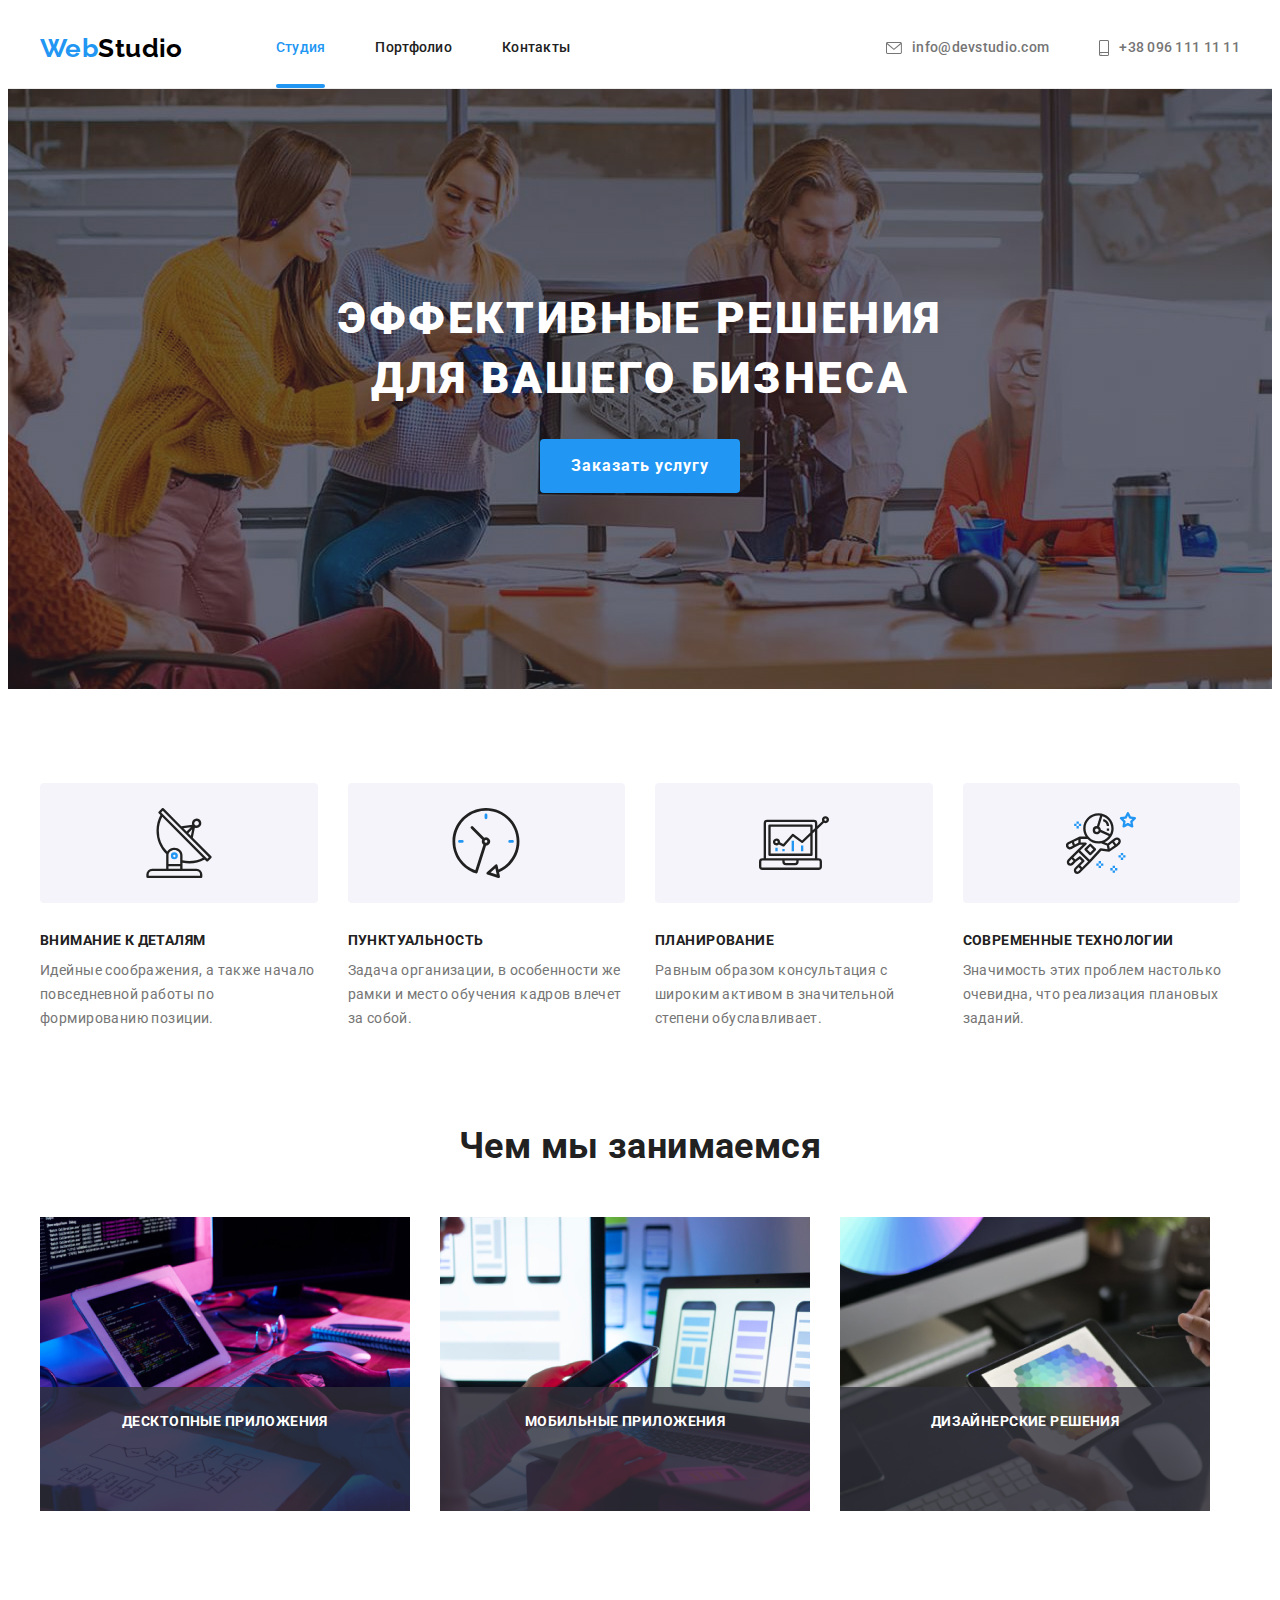
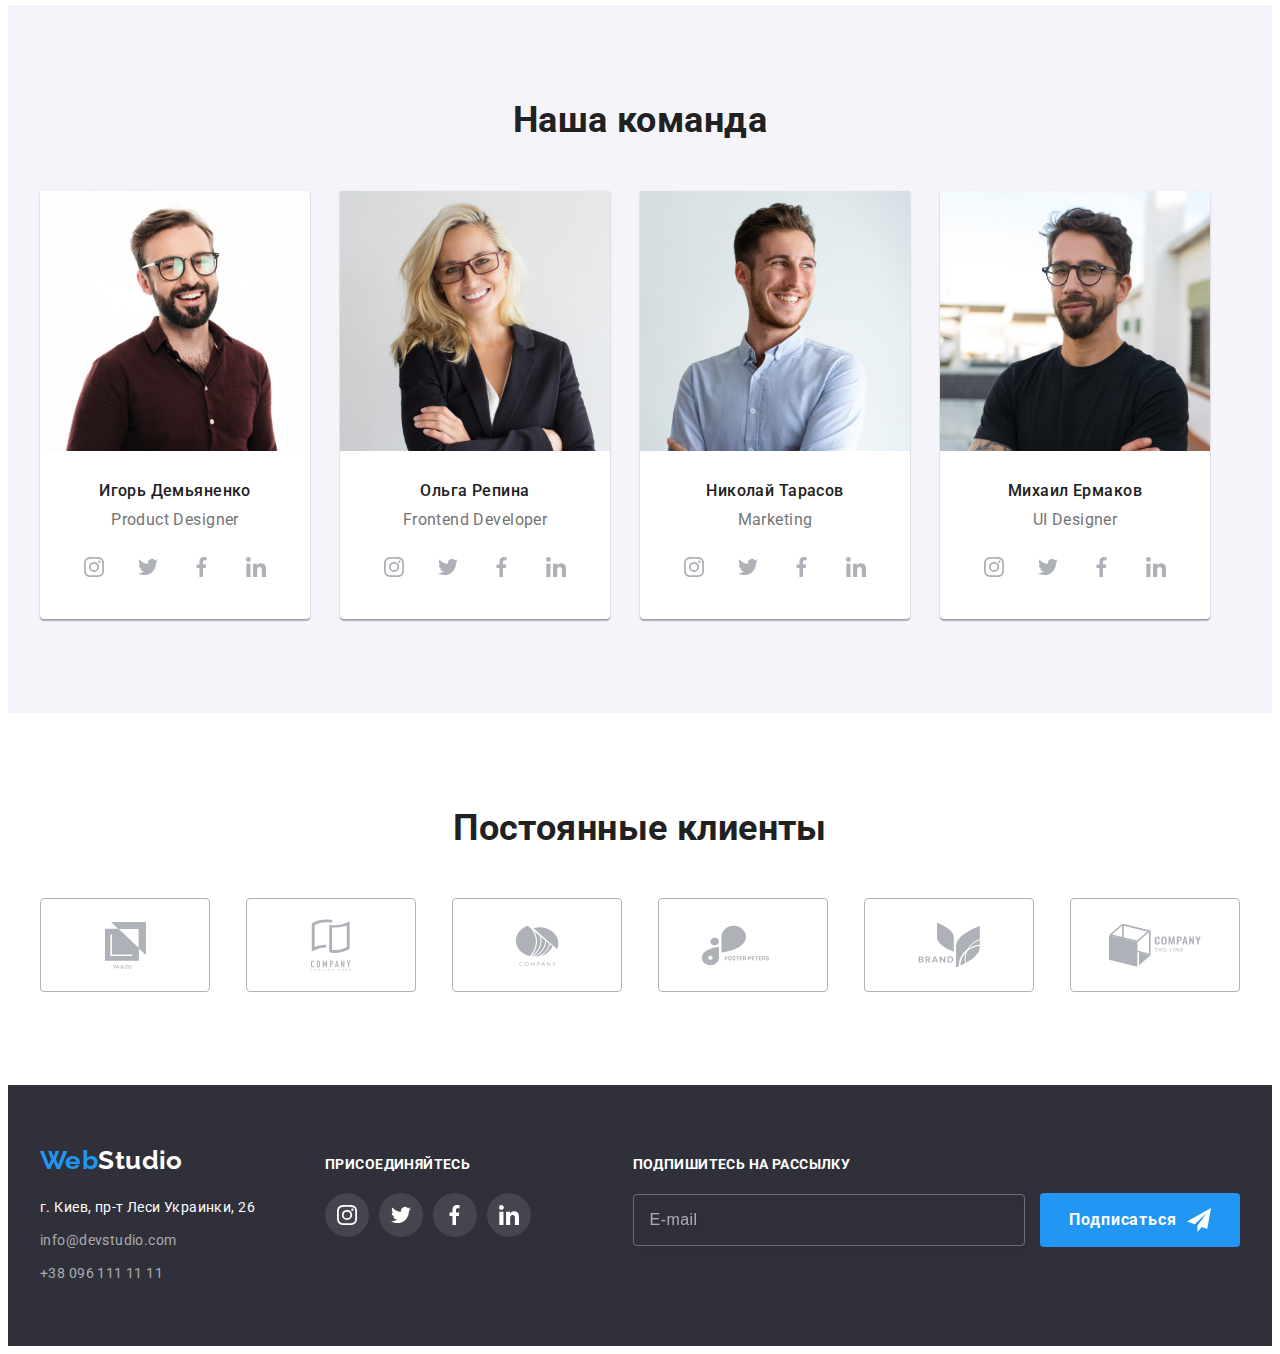
<file: index.html>
<!DOCTYPE html>
<html lang="ru">
  <head>
    <meta charset="UTF-8" />
    <meta http-equiv="X-UA-Compatible" content="IE=edge" />
    <meta name="viewport" content="width=device-width, initial-scale=1.0" />
    <title>Студия</title>
    <link rel="preconnect" href="https://fonts.googleapis.com" />
    <link rel="preconnect" href="https://fonts.gstatic.com" crossorigin />
    <link
      href="https://fonts.googleapis.com/css2?family=Raleway:wght@700&family=Roboto:wght@400;500;700;900&display=swap"
      rel="stylesheet"
    />
    <link
      rel="stylesheet"
      href="https://cdnjs.cloudflare.com/ajax/libs/modern-normalize/1.1.0/modern-normalize.min.css"
      integrity="sha512-wpPYUAdjBVSE4KJnH1VR1HeZfpl1ub8YT/NKx4PuQ5NmX2tKuGu6U/JRp5y+Y8XG2tV+wKQpNHVUX03MfMFn9Q=="
      crossorigin="anonymous"
      referrerpolicy="no-referrer"
    />
    <link rel="stylesheet" href="./css/styles.css" />
  </head>
  <body class="page">
    <header class="header">
      <div class="container main-menu">
        <a class="logo" href="./index.html" lang="en">
          <span class="logo-highlight">Web</span>Studio
        </a>
        <nav>
          <ul class="menu list site-nav">
            <li class="menu-item">
              <a class="site-nav-link link current" href="./index.html"
                >Студия</a
              >
            </li>
            <li class="menu-item">
              <a class="site-nav-link link" href="./portfolio.html"
                >Портфолио</a
              >
            </li>
            <li class="menu-item">
              <a class="site-nav-link link" href="#contacts">Контакты</a>
            </li>
          </ul>
        </nav>
        <ul class="header-contacts list">
          <li class="header-contacts-item">
            <a
              class="header-contacts-link link"
              href="mailto:info@devstudio.com"
              target="_blank"
              lang="en"
            >
              <svg class="menu-icon" width="16" height="12">
                <use href="./images/icons.svg#icon-envelope"></use>
              </svg>
              info@devstudio.com
            </a>
          </li>
          <li class="header-contacts-item">
            <a class="header-contacts-link link" href="tel:+380961111111">
              <svg class="menu-icon" width="10" height="16">
                <use href="./images/icons.svg#icon-smartphone"></use>
              </svg>
              +38 096 111 11 11
            </a>
          </li>
        </ul>
      </div>
    </header>

    <main>
      <section class="hero overlay">
        <div class="container hero-content">
          <h1 class="hero-title">Эффективные решения для Вашего бизнеса</h1>
          <button class="btn hero-button" data-modal-open type="button">
            Заказать услугу
          </button>
          <div class="backdrop is-hidden" data-modal>
            <div class="modal" id="modal">
              <button class="modal-button" data-modal-close type="button">
                <svg class="icon-close" width="30" height="30">
                  <use href="./images/icons.svg#icon-close"></use>
                </svg>
                <span class="visually-hidden">Закрыть</span>
              </button>
              <form class="hero-form" autocomplete="on">
                <div
                  class="form-group"
                  role="group"
                  aria-labelledby="form-details"
                >
                  <h2 class="form-title" id="form-details">
                    Оставьте свои данные, мы вам перезвоним
                  </h2>
                  <label class="form-label" for="form-name">Имя</label>
                  <div class="form-field">
                    <input
                      class="form-input"
                      id="form-name"
                      type="text"
                      name="name"
                    />
                    <svg class="form-icon" width="18" height="18">
                      <use href="./images/icons.svg#icon-person"></use>
                    </svg>
                  </div>
                  <label class="form-label" for="form-phone">Телефон</label>
                  <div class="form-field">
                    <input
                      class="form-input"
                      id="form-phone"
                      type="tel"
                      name="phone"
                    />
                    <svg class="form-icon" width="18" height="18">
                      <use href="./images/icons.svg#icon-phone"></use>
                    </svg>
                  </div>
                  <label class="form-label" for="form-mail">Почта</label>
                  <div class="form-field">
                    <input
                      class="form-input"
                      id="form-mail"
                      type="email"
                      name="mail"
                    />
                    <svg class="form-icon" width="18" height="18">
                      <use href="./images/icons.svg#icon-envelope-filled"></use>
                    </svg>
                  </div>
                  <label class="form-label" for="form-comments"
                    >Комментарий</label
                  >
                  <div class="form-field">
                    <textarea
                      class="form-comments"
                      id="form-comments"
                      name="comments"
                      placeholder="Введите текст"
                    ></textarea>
                  </div>
                  <div class="form-field">
                    <input
                      class="form-acceptance visually-hidden"
                      id="form-acceptance"
                      type="checkbox"
                      name="acceptance"
                      value="accepted"
                      required
                    />
                    <label class="form-acceptance-label" for="form-acceptance"
                      >Соглашаюсь с рассылкой и принимаю
                      <a
                        class="form-link link"
                        href="https://goit.ua/fullstackonline/"
                        target="_blank"
                        >Условия договора</a
                      ></label
                    >
                    <svg class="icon-acceptance" width="16" height="15">
                      <use href="./images/icons.svg#icon-checked"></use>
                    </svg>
                    <div class="icon-clear"></div>
                  </div>
                </div>
                <button class="btn hero-button" type="submit">Отправить</button>
              </form>
            </div>
          </div>
        </div>
      </section>
      <section class="features section">
        <div class="container">
          <h2 class="section-title visually-hidden">Особенности</h2>
          <ul class="features-list list">
            <li class="features-item">
              <div class="features-icon">
                <svg class="icon-antenna" width="70" height="70">
                  <use href="./images/icons.svg#icon-antenna"></use>
                </svg>
              </div>
              <h3 class="about-subtitle">Внимание к деталям</h3>
              <p class="about-text">
                Идейные соображения, а также начало повседневной работы по
                формированию позиции.
              </p>
            </li>
            <li class="features-item">
              <div class="features-icon">
                <svg class="icon-clock" width="70" height="70">
                  <use href="./images/icons.svg#icon-clock"></use>
                </svg>
              </div>
              <h3 class="about-subtitle">Пунктуальность</h3>
              <p class="about-text">
                Задача организации, в особенности же рамки и место обучения
                кадров влечет за собой.
              </p>
            </li>
            <li class="features-item">
              <div class="features-icon">
                <svg class="icon-diagram" width="70" height="70">
                  <use href="./images/icons.svg#icon-diagram"></use>
                </svg>
              </div>
              <h3 class="about-subtitle">Планирование</h3>
              <p class="about-text">
                Равным образом консультация с широким активом в значительной
                степени обуславливает.
              </p>
            </li>
            <li class="features-item">
              <div class="features-icon">
                <svg class="icon-astronaut" width="70" height="70">
                  <use href="./images/icons.svg#icon-astronaut"></use>
                </svg>
              </div>
              <h3 class="about-subtitle">Современные технологии</h3>
              <p class="about-text">
                Значимость этих проблем настолько очевидна, что реализация
                плановых заданий.
              </p>
            </li>
          </ul>
        </div>
      </section>
      <section class="about section">
        <div class="container">
          <h2 class="section-title">Чем мы занимаемся</h2>
          <ul class="about-list list">
            <li class="about-list-item">
              <img
                class="about-image"
                src="./images/box-1.jpg"
                alt="Человек работает за компьютером и планшетом"
                width="370"
              />
              <h3 class="about-image-caption">Десктопные приложения</h3>
            </li>
            <li class="about-list-item">
              <img
                class="about-image"
                src="./images/box-2.jpg"
                alt="Человек работает за ноутбуком со сматрфоном"
                width="370"
              />
              <h3 class="about-image-caption">Мобильные приложения</h3>
            </li>
            <li class="about-list-item">
              <img
                class="about-image"
                src="./images/box-3.jpg"
                alt="Человек держит в руках планшет и стилус"
                width="370"
              />
              <h3 class="about-image-caption">Дизайнерские решения</h3>
            </li>
          </ul>
        </div>
      </section>
      <section class="team section">
        <div class="container">
          <h2 class="section-title">Наша команда</h2>
          <ul class="team-list list">
            <li class="team-item">
              <img
                class="team-image"
                src="./images/IhorDemyanenko.jpg"
                alt="Фото Игоря Демьяненко"
                width="270"
              />
              <div class="team-caption">
                <h3 class="team-name">Игорь Демьяненко</h3>
                <p class="team-position" lang="en">Product Designer</p>
                <ul class="slinks list">
                  <li class="slinks-item">
                    <a
                      class="slinks-link link"
                      href="https://www.instagram.com/demianenko/"
                      target="_blank"
                      rel="noreferrer noopener nofollow"
                    >
                      <svg class="slinks-icon" width="20" height="20">
                        <use href="./images/icons.svg#icon-instagram"></use>
                      </svg>
                      <span class="visually-hidden">Instagram</span></a
                    >
                  </li>
                  <li class="slinks-item">
                    <a
                      class="slinks-link link"
                      href="https://twitter.com/apollihwshel7p"
                      target="_blank"
                      rel="noreferrer noopener nofollow"
                    >
                      <svg class="slinks-icon" width="20" height="20">
                        <use href="./images/icons.svg#icon-twitter"></use>
                      </svg>
                      <span class="visually-hidden">Твиттер</span>
                    </a>
                  </li>
                  <li class="slinks-item">
                    <a
                      class="slinks-link link"
                      href="https://www.facebook.com/demianenko.igor"
                      target="_blank"
                      rel="noreferrer noopener nofollow"
                    >
                      <svg class="slinks-icon" width="20" height="20">
                        <use href="./images/icons.svg#icon-facebook"></use>
                      </svg>
                      <span class="visually-hidden">Facebook</span>
                    </a>
                  </li>
                  <li class="slinks-item">
                    <a
                      class="slinks-link link"
                      href="https://gr.linkedin.com/in/demianenko-igor"
                      target="_blank"
                      rel="noreferrer noopener nofollow"
                    >
                      <svg class="slinks-icon" width="20" height="20">
                        <use href="./images/icons.svg#icon-linkedin"></use>
                      </svg>
                      <span class="visually-hidden">LinkedIn</span>
                    </a>
                  </li>
                </ul>
              </div>
            </li>
            <li class="team-item">
              <img
                class="team-image"
                src="./images/OlhaRepina.jpg"
                alt="Фото Ольги Репиной"
                width="270"
              />
              <div class="team-caption">
                <h3 class="team-name">Ольга Репина</h3>
                <p class="team-position" lang="en">Frontend Developer</p>
                <ul class="slinks list">
                  <li class="slinks-item">
                    <a
                      class="slinks-link link"
                      href="https://www.instagram.com/repiolya/"
                      target="_blank"
                      rel="noreferrer noopener nofollow"
                    >
                      <svg class="slinks-icon" width="20" height="20">
                        <use href="./images/icons.svg#icon-instagram"></use>
                      </svg>
                      <span class="visually-hidden">Instagram</span></a
                    >
                  </li>
                  <li class="slinks-item">
                    <a
                      class="slinks-link link"
                      href="https://twitter.com/hrizanttema"
                      target="_blank"
                      rel="noreferrer noopener nofollow"
                    >
                      <svg class="slinks-icon" width="20" height="20">
                        <use href="./images/icons.svg#icon-twitter"></use>
                      </svg>
                      <span class="visually-hidden">Твиттер</span>
                    </a>
                  </li>
                  <li class="slinks-item">
                    <a
                      class="slinks-link link"
                      href="https://www.facebook.com/repiolya"
                      target="_blank"
                      rel="noreferrer noopener nofollow"
                    >
                      <svg class="slinks-icon" width="20" height="20">
                        <use href="./images/icons.svg#icon-facebook"></use>
                      </svg>
                      <span class="visually-hidden">Facebook</span>
                    </a>
                  </li>
                  <li class="slinks-item">
                    <a
                      class="slinks-link link"
                      href="https://www.linkedin.com/in/olgarepina"
                      target="_blank"
                      rel="noreferrer noopener nofollow"
                    >
                      <svg class="slinks-icon" width="20" height="20">
                        <use href="./images/icons.svg#icon-linkedin"></use>
                      </svg>
                      <span class="visually-hidden">LinkedIn</span>
                    </a>
                  </li>
                </ul>
              </div>
            </li>
            <li class="team-item">
              <img
                class="team-image"
                src="./images/NikolayTarasov.jpg"
                alt="Фото Николая Тарасова"
                width="270"
              />
              <div class="team-caption">
                <h3 class="team-name">Николай Тарасов</h3>
                <p class="team-position" lang="en">Marketing</p>
                <ul class="slinks list">
                  <li class="slinks-item">
                    <a
                      class="slinks-link link"
                      href="https://www.instagram.com/nikolay_tarasov_1/"
                      target="_blank"
                      rel="noreferrer noopener nofollow"
                    >
                      <svg class="slinks-icon" width="20" height="20">
                        <use href="./images/icons.svg#icon-instagram"></use>
                      </svg>
                      <span class="visually-hidden">Instagram</span></a
                    >
                  </li>
                  <li class="slinks-item">
                    <a
                      class="slinks-link link"
                      href="https://twitter.com/nickolaytarasov"
                      target="_blank"
                      rel="noreferrer noopener nofollow"
                    >
                      <svg class="slinks-icon" width="20" height="20">
                        <use href="./images/icons.svg#icon-twitter"></use>
                      </svg>
                      <span class="visually-hidden">Твиттер</span>
                    </a>
                  </li>
                  <li class="slinks-item">
                    <a
                      class="slinks-link link"
                      href="https://www.facebook.com/profile.php?id=100045469578358"
                      target="_blank"
                      rel="noreferrer noopener nofollow"
                    >
                      <svg class="slinks-icon" width="20" height="20">
                        <use href="./images/icons.svg#icon-facebook"></use>
                      </svg>
                      <span class="visually-hidden">Facebook</span>
                    </a>
                  </li>
                  <li class="slinks-item">
                    <a
                      class="slinks-link link"
                      href="https://ua.linkedin.com/in/nikolaytarasov"
                      target="_blank"
                      rel="noreferrer noopener nofollow"
                    >
                      <svg class="slinks-icon" width="20" height="20">
                        <use href="./images/icons.svg#icon-linkedin"></use>
                      </svg>
                      <span class="visually-hidden">LinkedIn</span>
                    </a>
                  </li>
                </ul>
              </div>
            </li>
            <li class="team-item">
              <img
                class="team-image"
                src="./images/MikhailErmakov.jpg"
                alt="Фото Михаила Ермакова"
                width="270"
              />
              <div class="team-caption">
                <h3 class="team-name">Михаил Ермаков</h3>
                <p class="team-position" lang="en">UI Designer</p>
                <ul class="slinks list">
                  <li class="slinks-item">
                    <a
                      class="slinks-link link"
                      href="https://www.instagram.com/ermakovmd/"
                      target="_blank"
                      rel="noreferrer noopener nofollow"
                    >
                      <svg class="slinks-icon" width="20" height="20">
                        <use href="./images/icons.svg#icon-instagram"></use>
                      </svg>
                      <span class="visually-hidden">Instagram</span></a
                    >
                  </li>
                  <li class="slinks-item">
                    <a
                      class="slinks-link link"
                      href="https://twitter.com/mixailermakow"
                      target="_blank"
                      rel="noreferrer noopener nofollow"
                    >
                      <svg class="slinks-icon" width="20" height="20">
                        <use href="./images/icons.svg#icon-twitter"></use>
                      </svg>
                      <span class="visually-hidden">Твиттер</span>
                    </a>
                  </li>
                  <li class="slinks-item">
                    <a
                      class="slinks-link link"
                      href="https://ru-ru.facebook.com/ErmakovMD"
                      target="_blank"
                      rel="noreferrer noopener nofollow"
                    >
                      <svg class="slinks-icon" width="20" height="20">
                        <use href="./images/icons.svg#icon-facebook"></use>
                      </svg>
                      <span class="visually-hidden">Facebook</span>
                    </a>
                  </li>
                  <li class="slinks-item">
                    <a
                      class="slinks-link link"
                      href="https://www.linkedin.com/in/mykhaylo-yermakov"
                      target="_blank"
                      rel="noreferrer noopener nofollow"
                    >
                      <svg class="slinks-icon" width="20" height="20">
                        <use href="./images/icons.svg#icon-linkedin"></use>
                      </svg>
                      <span class="visually-hidden">LinkedIn</span>
                    </a>
                  </li>
                </ul>
              </div>
            </li>
          </ul>
        </div>
      </section>
      <section class="clients section">
        <div class="container">
          <h2 class="section-title">Постоянные клиенты</h2>
          <ul class="clients-list list">
            <li class="clients-item">
              <a
                class="clients-link link"
                href=""
                target="_blank"
                rel="noreferrer noopener nofollow"
              >
                <svg class="clients-icon" width="41" height="47">
                  <use href="./images/icons.svg#icon-union"></use>
                </svg>
                <span class="visually-hidden" lang="en">Union</span></a
              >
            </li>
            <li class="clients-item">
              <a
                class="clients-link link"
                href=""
                target="_blank"
                rel="noreferrer noopener nofollow"
              >
                <svg class="clients-icon" width="40" height="52">
                  <use href="./images/icons.svg#icon-company-1"></use>
                </svg>
                <span class="visually-hidden" lang="en">Company-1</span></a
              >
            </li>
            <li class="clients-item">
              <a
                class="clients-link link"
                href=""
                target="_blank"
                rel="noreferrer noopener nofollow"
              >
                <svg class="clients-icon" width="44" height="41">
                  <use href="./images/icons.svg#icon-company-2"></use>
                </svg>
                <span class="visually-hidden" lang="en">Company-2</span></a
              >
            </li>
            <li class="clients-item">
              <a
                class="clients-link link"
                href=""
                target="_blank"
                rel="noreferrer noopener nofollow"
              >
                <svg class="clients-icon" width="85" height="41">
                  <use href="./images/icons.svg#icon-foster-peters"></use>
                </svg>
                <span class="visually-hidden" lang="en">Foster Peters</span></a
              >
            </li>
            <li class="clients-item">
              <a
                class="clients-link link"
                href=""
                target="_blank"
                rel="noreferrer noopener nofollow"
              >
                <svg class="clients-icon" width="63" height="46">
                  <use href="./images/icons.svg#icon-brand"></use>
                </svg>
                <span class="visually-hidden" lang="en">Brand</span></a
              >
            </li>
            <li class="clients-item">
              <a
                class="clients-link link"
                href=""
                target="_blank"
                rel="noreferrer noopener nofollow"
              >
                <svg class="clients-icon" width="94" height="44">
                  <use href="./images/icons.svg#icon-company-3"></use>
                </svg>
                <span class="visually-hidden" lang="en">Company-3</span></a
              >
            </li>
          </ul>
        </div>
      </section>
    </main>

    <footer class="footer">
      <div class="container footer-arrangement">
        <div class="footer-logo-address">
          <a class="footer-logo" href="./index.html" lang="en">
            <span class="logo-highlight">Web</span>Studio
          </a>
          <address class="footer-address" id="contacts">
            <p class="post-address">г. Киев, пр-т Леси Украинки, 26</p>
            <ul class="footer-contacts list">
              <li class="footer-contacts-item">
                <a
                  class="footer-contacts-link link"
                  href="mailto:info@devstudio.com"
                  lang="en"
                  >info@devstudio.com</a
                >
              </li>
              <li class="footer-contacts-item">
                <a class="footer-contacts-link link" href="tel:+380961111111"
                  >+38 096 111 11 11</a
                >
              </li>
            </ul>
          </address>
        </div>
        <div class="social">
          <h2 class="social-header">Присоединяйтесь</h2>
          <ul class="slinks list">
            <li class="slinks-item">
              <a
                class="slinks-link link"
                href=""
                target="_blank"
                rel="noreferrer noopener nofollow"
              >
                <svg class="slinks-icon" width="20" height="20">
                  <use href="./images/icons.svg#icon-instagram"></use>
                </svg>
                <span class="visually-hidden">Instagram</span></a
              >
            </li>
            <li class="slinks-item">
              <a
                class="slinks-link link"
                href=""
                target="_blank"
                rel="noreferrer noopener nofollow"
              >
                <svg class="slinks-icon" width="20" height="20">
                  <use href="./images/icons.svg#icon-twitter"></use>
                </svg>
                <span class="visually-hidden">Твиттер</span>
              </a>
            </li>
            <li class="slinks-item">
              <a
                class="slinks-link link"
                href=""
                target="_blank"
                rel="noreferrer noopener nofollow"
              >
                <svg class="slinks-icon" width="20" height="20">
                  <use href="./images/icons.svg#icon-facebook"></use>
                </svg>
                <span class="visually-hidden">Facebook</span>
              </a>
            </li>
            <li class="slinks-item">
              <a
                class="slinks-link link"
                href=""
                target="_blank"
                rel="noreferrer noopener nofollow"
              >
                <svg class="slinks-icon" width="20" height="20">
                  <use href="./images/icons.svg#icon-linkedin"></use>
                </svg>
                <span class="visually-hidden">LinkedIn</span>
              </a>
            </li>
          </ul>
        </div>
        <form class="subscription" autocomplete="on">
          <div
            class="subscription-group"
            role="group"
            aria-labelledby="subscription-details"
          >
            <h2 class="subscription-title" id="subscription-details">
              Подпишитесь на рассылку
            </h2>
            <input
              class="subscription-input"
              type="email"
              name="email"
              placeholder="E-mail"
            />
            <button class="btn hero-button subscription-btn" type="submit">
              Подписаться
              <svg class="subscription-icon" width="24" height="24">
                <use
                  class="subscription-use"
                  href="./images/icons.svg#icon-send"
                ></use>
              </svg>
            </button>
          </div>
        </form>
      </div>
    </footer>
    <script src="./js/modal.js"></script>
    <script src="./js/submit.js"></script>
    <script src="./js/kb-accessible.js"></script>
  </body>
</html>
</file>
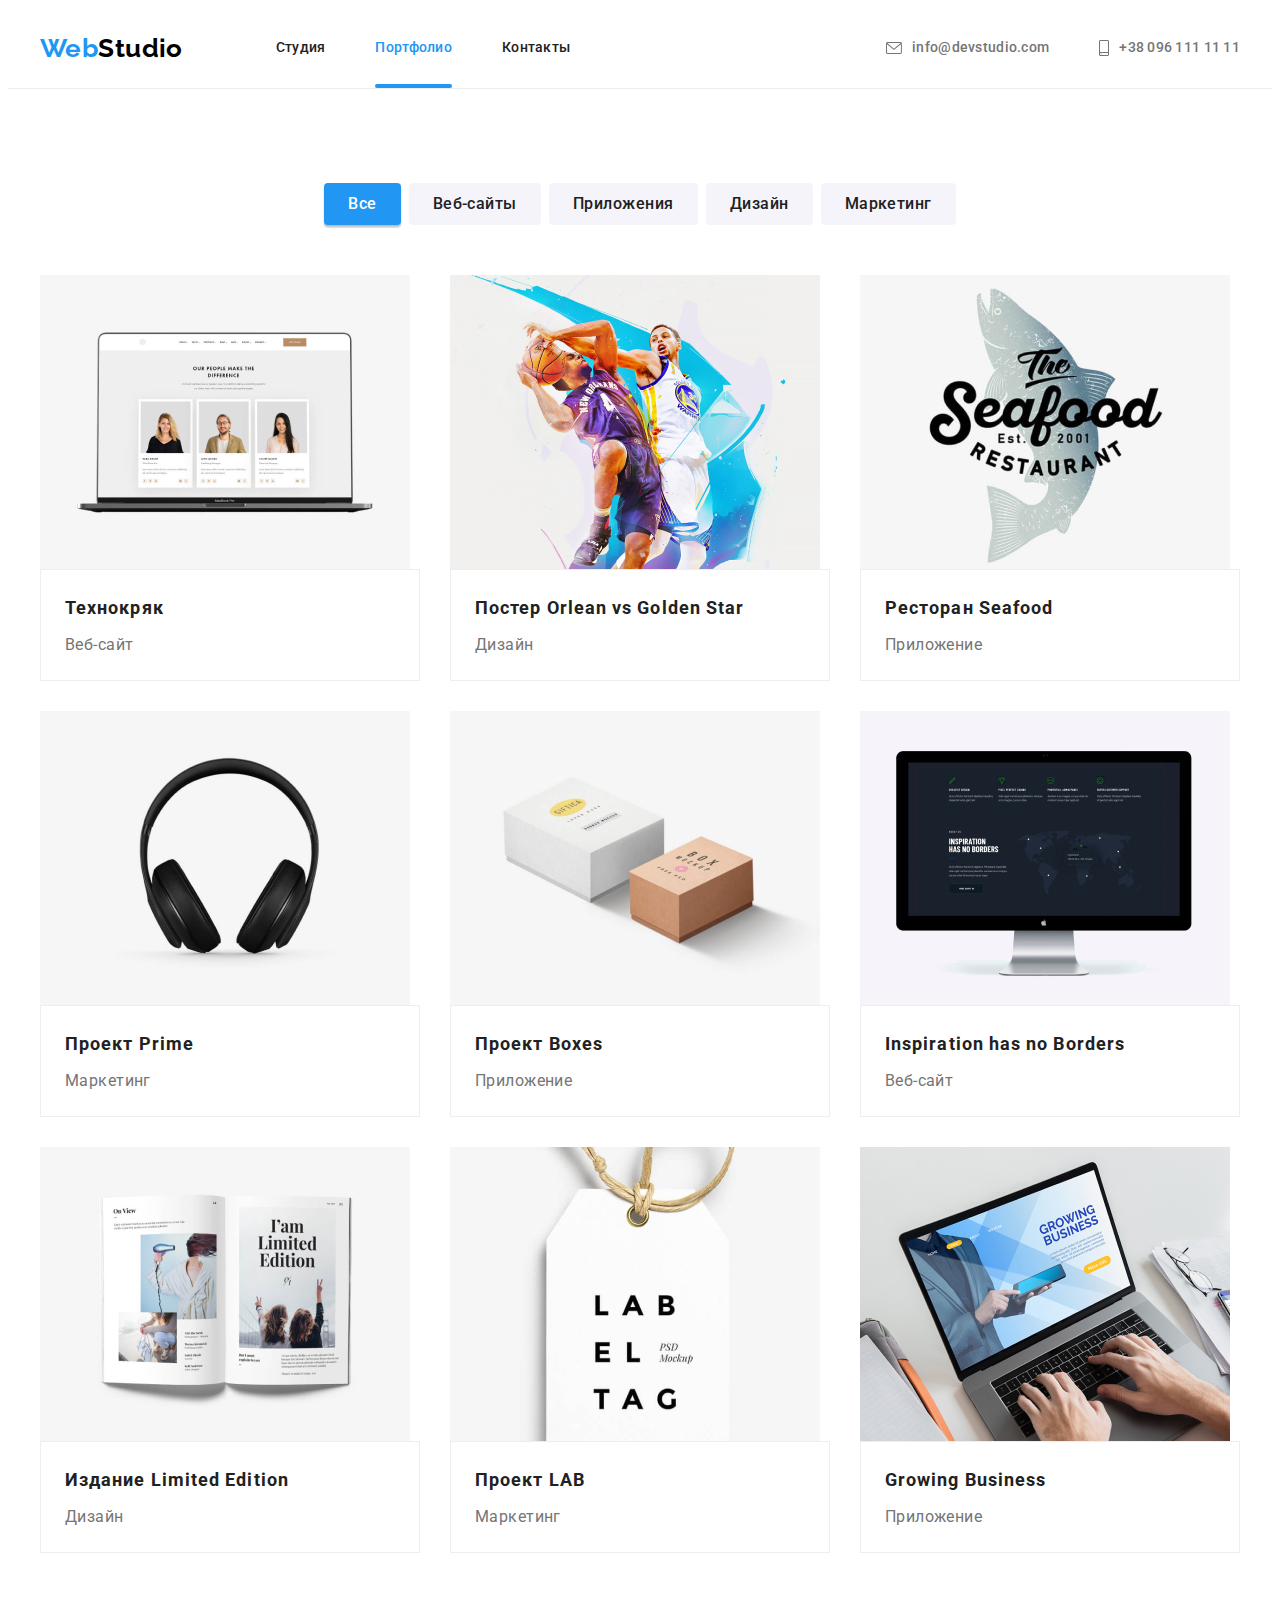
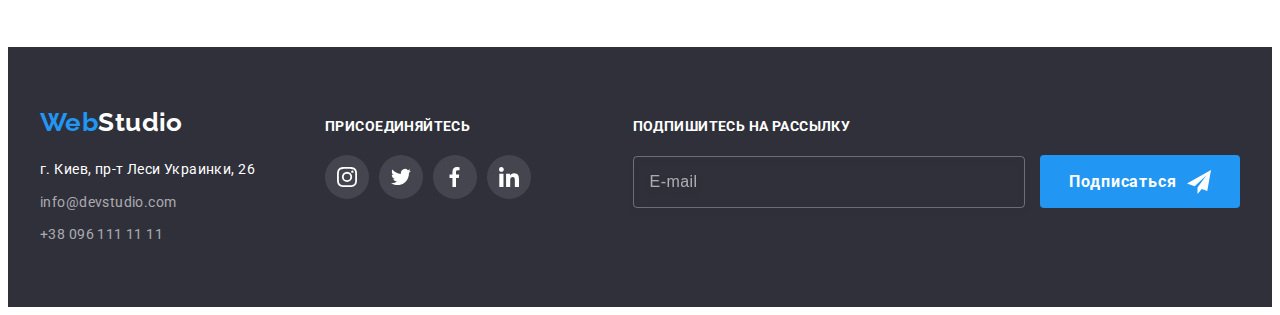
<file: portfolio.html>
<!DOCTYPE html>
<html lang="ru">
  <head>
    <meta charset="UTF-8" />
    <meta http-equiv="X-UA-Compatible" content="IE=edge" />
    <meta name="viewport" content="width=device-width, initial-scale=1.0" />
    <title>Портфолио</title>
    <link rel="preconnect" href="https://fonts.googleapis.com" />
    <link rel="preconnect" href="https://fonts.gstatic.com" crossorigin />
    <link
      href="https://fonts.googleapis.com/css2?family=Raleway:wght@700&family=Roboto:wght@400;500;700;900&display=swap"
      rel="stylesheet"
    />
    <link
      rel="stylesheet"
      href="https://cdnjs.cloudflare.com/ajax/libs/modern-normalize/1.1.0/modern-normalize.min.css"
      integrity="sha512-wpPYUAdjBVSE4KJnH1VR1HeZfpl1ub8YT/NKx4PuQ5NmX2tKuGu6U/JRp5y+Y8XG2tV+wKQpNHVUX03MfMFn9Q=="
      crossorigin="anonymous"
      referrerpolicy="no-referrer"
    />
    <link rel="stylesheet" href="./css/styles.css" />
  </head>
  <body class="page">
    <header class="header">
      <div class="container main-menu">
        <a class="logo" href="./index.html" lang="en">
          <span class="logo-highlight">Web</span>Studio
        </a>
        <nav>
          <ul class="menu list site-nav">
            <li class="menu-item">
              <a class="site-nav-link link" href="./index.html">Студия</a>
            </li>
            <li class="menu-item">
              <a class="site-nav-link link current" href="./portfolio.html"
                >Портфолио</a
              >
            </li>
            <li class="menu-item">
              <a class="site-nav-link link" href="#contacts">Контакты</a>
            </li>
          </ul>
        </nav>
        <ul class="header-contacts list">
          <li class="header-contacts-item">
            <a
              class="header-contacts-link link"
              href="mailto:info@devstudio.com"
              target="_blank"
              lang="en"
            >
              <svg class="menu-icon" width="16" height="12">
                <use href="./images/icons.svg#icon-envelope"></use>
              </svg>
              info@devstudio.com
            </a>
          </li>
          <li class="header-contacts-item">
            <a class="header-contacts-link link" href="tel:+380961111111">
              <svg class="menu-icon" width="10" height="16">
                <use href="./images/icons.svg#icon-smartphone"></use>
              </svg>
              +38 096 111 11 11
            </a>
          </li>
        </ul>
      </div>
    </header>

    <main>
      <section class="portfolio section">
        <div class="container">
          <h1 class="portfolio-title section-title visually-hidden">
            Портфолио успешных проектов
          </h1>
          <ul class="btn-items list">
            <li class="btn-list-item">
              <button class="btn btn-item btn-active" type="button">Все</button>
            </li>
            <li class="btn-list-item">
              <button class="btn btn-item" type="button">Веб-сайты</button>
            </li>
            <li class="btn-list-item">
              <button class="btn btn-item" type="button">Приложения</button>
            </li>
            <li class="btn-list-item">
              <button class="btn btn-item" type="button">Дизайн</button>
            </li>
            <li class="btn-list-item">
              <button class="btn btn-item" type="button">Маркетинг</button>
            </li>
          </ul>
          <ul class="portfolio-list list">
            <li class="portfolio-item">
              <a class="portfolio-link" href="">
                <div class="portfolio-thumb">
                  <img
                    class="portfolio-image"
                    src="./images/technokryak.jpg"
                    alt="Веб-сайт Технокряк"
                    width="370"
                    height="294"
                  />
                  <p class="portfolio-overlay">
                    Технокряк это современная площадка распространения
                    коронавируса. Компании используют эту платформу для
                    цифрового шпионажа и атак на защищённые сервера конкурентов.
                  </p>
                </div>
                <div class="portfolio-caption">
                  <h2 class="portfolio-name">Технокряк</h2>
                  <p class="portfolio-type">Веб-сайт</p>
                </div>
              </a>
            </li>
            <li class="portfolio-item">
              <a class="portfolio-link" href="">
                <div class="portfolio-thumb">
                  <img
                    class="portfolio-image"
                    src="./images/new-orlean-vs-golden-star-poster.jpg"
                    alt="Постер New Orlean vs Golden Star"
                    width="370"
                    height="294"
                  />
                  <p class="portfolio-overlay">
                    Постер для продвижения игры между популярными волейбольными
                    клубами и популяризации здорового образа жизни.
                  </p>
                </div>
                <div class="portfolio-caption">
                  <h2 class="portfolio-name">
                    Постер <span lang="en">Orlean vs Golden Star</span>
                  </h2>
                  <p class="portfolio-type">Дизайн</p>
                </div>
              </a>
            </li>
            <li class="portfolio-item">
              <a class="portfolio-link" href="">
                <div class="portfolio-thumb">
                  <img
                    class="portfolio-image"
                    src="./images/seafood-restaurant.jpg"
                    alt="Логотип ресторана Seafood"
                    width="370"
                    height="294"
                  />
                  <p class="portfolio-overlay">
                    Приложение для заказа еды на вынос из ресторана обеспечит
                    соблюдение карантина и предоставит клиентам полезную и
                    питательную еду.
                  </p>
                </div>
                <div class="portfolio-caption">
                  <h2 class="portfolio-name">
                    Ресторан <span lang="en">Seafood</span>
                  </h2>
                  <p class="portfolio-type">Приложение</p>
                </div>
              </a>
            </li>
            <li class="portfolio-item">
              <a class="portfolio-link" href="">
                <div class="portfolio-thumb">
                  <img
                    class="portfolio-image"
                    src="./images/prime.jpg"
                    alt="Черные полноразмерные наушники"
                    width="370"
                    height="294"
                  />
                  <p class="portfolio-overlay">
                    Наши высокопрофессиональные специалисты помогают проекту
                    достичь поставленных маркетинговых целей.
                  </p>
                </div>
                <div class="portfolio-caption">
                  <h2 class="portfolio-name">
                    Проект <span lang="en">Prime</span>
                  </h2>
                  <p class="portfolio-type">Маркетинг</p>
                </div>
              </a>
            </li>
            <li class="portfolio-item">
              <a class="portfolio-link" href="">
                <div class="portfolio-thumb">
                  <img
                    class="portfolio-image"
                    src="./images/boxes.jpg"
                    alt="Картонные коробки"
                    width="370"
                    height="294"
                  />
                  <p class="portfolio-overlay">
                    Приложение по созданию эксклюзивной картонной упаковки
                    помогает клиентам быстро решить вопрос с тарой, сроками
                    доставки и оплаты.
                  </p>
                </div>
                <div class="portfolio-caption">
                  <h2 class="portfolio-name">
                    Проект <span lang="en">Boxes</span>
                  </h2>
                  <p class="portfolio-type">Приложение</p>
                </div>
              </a>
            </li>
            <li class="portfolio-item">
              <a class="portfolio-link" href="">
                <div class="portfolio-thumb">
                  <img
                    class="portfolio-image"
                    src="./images/inspiration-has-no-borders.jpg"
                    alt="Моноблок с изображением веб-сайта"
                    width="370"
                    height="294"
                  />
                  <p class="portfolio-overlay">
                    Разработанный нашей командой веб-сайт сформировал
                    специальное пространство, где пользователи могут
                    обмениваться идеями. Посещение сайта бережет здоровье в
                    период карантина.
                  </p>
                </div>
                <div class="portfolio-caption">
                  <h2 class="portfolio-name" lang="en">
                    Inspiration has no Borders
                  </h2>
                  <p class="portfolio-type">Веб-сайт</p>
                </div>
              </a>
            </li>
            <li class="portfolio-item">
              <a class="portfolio-link" href="">
                <div class="portfolio-thumb">
                  <img
                    class="portfolio-image"
                    src="./images/limited-edition.jpg"
                    alt="Открытая книга"
                    width="370"
                    height="294"
                  />
                  <p class="portfolio-overlay">
                    Разработанный нашей компанией дизайн печатного издания
                    обеспечил беспрецендентный рост продаж.
                  </p>
                </div>
                <div class="portfolio-caption">
                  <h2 class="portfolio-name">
                    Издание <span lang="en">Limited Edition</span>
                  </h2>
                  <p class="portfolio-type">Дизайн</p>
                </div>
              </a>
            </li>
            <li class="portfolio-item">
              <a class="portfolio-link" href="">
                <div class="portfolio-thumb">
                  <img
                    class="portfolio-image"
                    src="./images/label-tag.jpg"
                    alt="Бирка с надписью LAB EL TAG"
                    width="370"
                    height="294"
                  />
                  <p class="portfolio-overlay">
                    Клиент доверил нам разработку своей маркетинговой стратегии.
                    Результат его полностью удовлетворил и во много раз покрыл
                    затраты на наши услуги.
                  </p>
                </div>
                <div class="portfolio-caption">
                  <h2 class="portfolio-name">
                    Проект <span lang="en">LAB</span>
                  </h2>
                  <p class="portfolio-type">Маркетинг</p>
                </div>
              </a>
            </li>
            <li class="portfolio-item">
              <a class="portfolio-link" href="">
                <div class="portfolio-thumb">
                  <img
                    class="portfolio-image"
                    src="./images/growing-business.jpg"
                    alt="Ноутбук с загруженным приложением Growing Business"
                    width="370"
                    height="294"
                  />
                  <p class="portfolio-overlay">
                    Разработанное нами приложение помогает начинающим
                    предпринимателям развивать свой бизнес в непростое время
                    эпохи карантина.
                  </p>
                </div>
                <div class="portfolio-caption">
                  <h2 class="portfolio-name" lang="en">Growing Business</h2>
                  <p class="portfolio-type">Приложение</p>
                </div>
              </a>
            </li>
          </ul>
        </div>
      </section>
    </main>
    <footer class="footer">
      <div class="container footer-arrangement">
        <div class="footer-logo-address">
          <a class="footer-logo" href="./index.html" lang="en">
            <span class="logo-highlight">Web</span>Studio
          </a>
          <address class="footer-address" id="contacts">
            <p class="post-address">г. Киев, пр-т Леси Украинки, 26</p>
            <ul class="footer-contacts list">
              <li class="footer-contacts-item">
                <a
                  class="footer-contacts-link link"
                  href="mailto:info@devstudio.com"
                  lang="en"
                  >info@devstudio.com</a
                >
              </li>
              <li class="footer-contacts-item">
                <a class="footer-contacts-link link" href="tel:+380961111111"
                  >+38 096 111 11 11</a
                >
              </li>
            </ul>
          </address>
        </div>
        <div class="social">
          <h2 class="social-header">Присоединяйтесь</h2>
          <ul class="slinks list">
            <li class="slinks-item">
              <a
                class="slinks-link link"
                href=""
                target="_blank"
                rel="noreferrer noopener nofollow"
              >
                <svg class="slinks-icon" width="20" height="20">
                  <use href="./images/icons.svg#icon-instagram"></use>
                </svg>
                <span class="visually-hidden">Instagram</span></a
              >
            </li>
            <li class="slinks-item">
              <a
                class="slinks-link link"
                href=""
                target="_blank"
                rel="noreferrer noopener nofollow"
              >
                <svg class="slinks-icon" width="20" height="20">
                  <use href="./images/icons.svg#icon-twitter"></use>
                </svg>
                <span class="visually-hidden">Твиттер</span>
              </a>
            </li>
            <li class="slinks-item">
              <a
                class="slinks-link link"
                href=""
                target="_blank"
                rel="noreferrer noopener nofollow"
              >
                <svg class="slinks-icon" width="20" height="20">
                  <use href="./images/icons.svg#icon-facebook"></use>
                </svg>
                <span class="visually-hidden">Facebook</span>
              </a>
            </li>
            <li class="slinks-item">
              <a
                class="slinks-link link"
                href=""
                target="_blank"
                rel="noreferrer noopener nofollow"
              >
                <svg class="slinks-icon" width="20" height="20">
                  <use href="./images/icons.svg#icon-linkedin"></use>
                </svg>
                <span class="visually-hidden">LinkedIn</span>
              </a>
            </li>
          </ul>
        </div>
        <form class="subscription" autocomplete="on">
          <div
            class="subscription-group"
            role="group"
            aria-labelledby="subscription-details"
          >
            <h2 class="subscription-title" id="subscription-details">
              Подпишитесь на рассылку
            </h2>
            <input
              class="subscription-input"
              type="email"
              name="email"
              placeholder="E-mail"
            />
            <button class="btn hero-button subscription-btn" type="submit">
              Подписаться
              <svg class="subscription-icon" width="24" height="24">
                <use
                  class="subscription-use"
                  href="./images/icons.svg#icon-send"
                ></use>
              </svg>
            </button>
          </div>
        </form>
      </div>
    </footer>
    <script src="./js/submit.js"></script>
  </body>
</html>
</file>
<file: css/styles.css>
/* Визначення змінних */

:root {
  --primary-text-color: #212121;
  --secondary-text-color: #757575;
  --white-color: #ffffff;
  --accent-color: #2196f3;
  --hero-btn-accent-color: #188ce8;
  --background-color-dark: #2f303a;
  --background-color-light: #f5f4fa;
  --primary-header-color: #ffffff;
  --header-border-color: #ececec;
  --grid-border-color: #eeeeee;
  --logo-color: #000000;
  --footer-logo-color: #ffffff;
  --footer-contatcs-color: rgba(255, 255, 255, 0.6);
  --icon-color: #afb1b8;
  --footer-icon-background: rgba(255, 255, 255, 0.1);
  --backdrop-color: rgba(0, 0, 0, 0.2);
  --about-caption-color: rgba(47, 48, 58, 0.8);
  --portfolio-overlay-color: rgba(33, 150, 243, 0.9);
  --modal-placeholder-color: rgba(117, 117, 117, 0.5);
  --modal-border-color: rgba(0, 0, 0, 0.1);
  --form-border-color: rgba(33, 33, 33, 0.2);
  --subscription-border-color: rgba(255, 255, 255, 0.3);

  --timing-function: cubic-bezier(0.4, 0, 0.2, 1);
}

.page {
  font-family: 'Roboto', sans-serif;
  font-size: 14px;
  font-weight: 400;
  line-height: 1.71;
  letter-spacing: 0.03em;
  color: var(--primary-text-color);
  background-color: var(--white-color);
}

.visually-hidden {
  position: absolute;
  white-space: nowrap;
  width: 1px;
  height: 1px;
  overflow: hidden;
  border: 0px;
  padding: 0px;
  clip: rect(0 0 0 0);
  clip-path: inset(50%);
  margin: -1px;
}

/* Загальні стилі  */

.list {
  padding: 0px;
  margin: 0px;
  list-style: none;
}

.container {
  width: 1200px;
  margin: 0px auto;
  padding: 0px 15px;
}

.section {
  padding-top: 94px;
  padding-bottom: 94px;
}

.section-title {
  margin-top: 0px;
  margin-bottom: 50px;
  font-size: 36px;
  line-height: 1.17;
  text-align: center;
}

.team-image,
.portfolio-image,
.about-image {
  display: block;
  max-width: 100%;
}

.link {
  text-decoration: none;
  color: inherit;
}

.text {
  margin: 0px;
  padding: 0px;
}

/* Логотип */

.logo {
  margin-right: 93px;
  font-family: 'Raleway', sans-serif;
  font-size: 26px;
  line-height: 1.19;
  font-weight: 700;
  text-decoration: none;
  color: var(--logo-color);
}

/* Меню навігації */

.header {
  border-bottom: 1px solid var(--header-border-color);
}

.site-nav,
.header-contacts {
  font-size: 14px;
  font-weight: 500;
  line-height: 1.14;
  letter-spacing: 0.02em;
}

.site-nav-link {
  display: block;
  padding: 32px 0px;
  color: var(--primary-text-color);
  transition: color 250ms var(--timing-function);
}

.site-nav-link:hover,
.site-nav-link:focus,
.logo-highlight,
.site-nav-link.current {
  color: var(--accent-color);
}

.site-nav-link.current {
  position: relative;
}

.site-nav-link.current::after {
  position: absolute;
  bottom: 0;
  left: 0;
  content: '';
  width: 100%;
  height: 4px;
  border-radius: 2px;
  background: var(--accent-color);
}

.header-contacts-link {
  display: flex;
  align-items: center;
  padding: 32px 0px;
  color: var(--secondary-text-color);
  transition: color 250ms var(--timing-function);
}

.header-contacts-link:hover,
.header-contacts-link:focus,
.footer-contacts-link:hover,
.footer-contacts-link:focus,
.post-address:hover {
  color: var(--accent-color);
}

.main-menu {
  display: flex;
  align-items: center;
  justify-content: space-between;
}

.menu {
  display: flex;
}

.menu-item:not(:last-child),
.header-contacts-item:not(:last-child) {
  margin-right: 50px;
}

.header-contacts {
  display: flex;
  align-items: center;
  margin-left: auto;
}

.menu-icon {
  margin-right: 10px;
  fill: currentColor;
}

/* Головний розділ сайту */

.hero {
  text-align: center;
  background-color: var(--background-color-dark);
}

.overlay {
  max-width: 1600px;
  height: 600px;
  margin-left: auto;
  margin-right: auto;
  background-image: linear-gradient(
      to right,
      rgba(47, 48, 58, 0.4),
      rgba(47, 48, 58, 0.4)
    ),
    url(../images/hero-image.jpg);
  background-repeat: no-repeat;
  background-position: center;
  background-size: cover;
}

.hero-title {
  max-width: 696px;
  margin: 0px auto 30px auto;
  font-size: 44px;
  font-weight: 900;
  line-height: 1.36;
  letter-spacing: 0.06em;
  text-transform: uppercase;
  color: var(--primary-header-color);
}

.hero-button {
  min-width: 200px;
  padding: 10px 0px;
  font-family: inherit;
  font-size: 16px;
  font-weight: 700;
  line-height: 1.87;
  letter-spacing: 0.06em;
  border-radius: 4px;
  color: var(--white-color);
  background-color: var(--accent-color);
  border-color: transparent;
  box-shadow: none;
  transition: background-color 250ms var(--timing-function),
    box-shadow 250ms var(--timing-function);
}

.hero-button:hover,
.hero-button:focus {
  background-color: var(--hero-btn-accent-color);
  box-shadow: 0px 4px 4px rgba(0, 0, 0, 0.15);
}

.hero-content {
  padding: 200px 0px;
}

.backdrop {
  position: fixed;
  top: 0;
  left: 0;
  z-index: 98;
  width: 100%;
  height: 100%;
  background-color: var(--backdrop-color);
  opacity: 1;
  transition: opacity 250ms var(--timing-function);
}

.backdrop.is-hidden {
  opacity: 0;
  pointer-events: none;
}

.backdrop.is-hidden .modal {
  transform: translate(-50%, -50%) scale(0.2);
}

.modal {
  position: absolute;
  top: 50%;
  left: 50%;
  transform: translate(-50%, -50%) scale(1);
  z-index: 99;
  min-width: 530px;
  min-height: 583px;
  padding: 40px;
  box-shadow: 0px 1px 3px rgba(0, 0, 0, 0.12), 0px 1px 1px rgba(0, 0, 0, 0.14),
    0px 2px 1px rgba(0, 0, 0, 0.2);
  border-radius: 4px;
  background-color: var(--white-color);
  transition: transform 250ms var(--timing-function);
}

.modal-button {
  position: absolute;
  top: 8px;
  right: 8px;
  padding: 0px;
  margin: 0px;
  color: inherit;
  background-color: inherit;
  border-color: transparent;
}

.icon-close {
  display: block;
  border: 1px solid var(--modal-border-color);
  border-radius: 25px;
  fill: var(--logo-color);
  transition: fill 250ms var(--timing-function);
}

.icon-close:hover,
.icon-close:focus,
.icon-close:active {
  fill: var(--accent-color);
}

.form-title {
  margin: 0px 0px 2px 0px;
  font-size: 20px;
  line-height: 1.15;
  color: var(--primary-text-color);
}

.form-field {
  position: relative;
  text-align: left;
}

.form-field:last-child {
  overflow: hidden;
  margin-bottom: 30px;
}

.form-input {
  display: block;
  width: 100%;
  padding: 12px 12px 12px 42px;
  font-size: 12px;
  line-height: 1.17;
  border: 1px solid var(--form-border-color);
  border-radius: 4px;
  color: var(--primary-text-color);
  outline: none;
  transition: border 250ms var(--timing-function);
}

.form-icon {
  position: absolute;
  top: 50%;
  left: 12px;
  fill: currentColor;
  transform: translateY(-50%);
  transition: fill 250ms var(--timing-function);
}

.form-label,
.form-comments {
  display: block;
  font-size: 12px;
  line-height: 1.17;
  letter-spacing: 0.01rem;
  color: var(--secondary-text-color);
}

.form-label {
  margin-bottom: 4px;
  text-align: left;
}

.form-label:not(:first-child) {
  padding-top: 10px;
}

.form-comments {
  width: 100%;
  height: 120px;
  resize: none;
  margin-bottom: 20px;
  padding: 12px 16px;
  border: 1px solid var(--form-border-color);
  border-radius: 4px;
  color: var(--modal-placeholder-color);
  color: var(--primary-text-color);
  outline: none;
  transition: border 250ms var(--timing-function);
}

.form-comments::placeholder {
  font-size: 12px;
  line-height: 1.17;
  letter-spacing: 0.01rem;
  color: var(--modal-placeholder-color);
}

.form-acceptance-label {
  padding-left: 35px;
  color: var(--secondary-text-color);
}

.icon-acceptance {
  position: absolute;
  top: -100%;
  left: 12px;
  width: 16px;
  height: 15px;
  pointer-events: none;
}

.icon-clear {
  position: absolute;
  top: 50%;
  left: 12px;
  width: 16px;
  height: 15px;
  border: 2px solid var(--primary-text-color);
  border-radius: 2px;
  transform: translateY(-50%);
  pointer-events: none;
}

.form-link {
  text-decoration: underline;
  color: var(--accent-color);
}

.form-field:focus-within .form-input,
.form-field:focus-within .form-comments {
  border: 1px solid var(--accent-color);
}

.form-field:focus-within .form-icon {
  fill: var(--accent-color);
}

.form-acceptance:checked ~ .icon-clear {
  border-color: transparent;
}

.form-acceptance:checked ~ .icon-acceptance {
  top: 50%;
  fill: var(--accent-color);
  transform: translateY(-50%);
}

/* Розділ Особенности */

.features.section {
  padding-bottom: 0px;
}

.features-list {
  display: flex;
}

.features-item {
  flex-basis: calc((100% - 3 * 30px) / 4);
}

.features-item:not(:last-child) {
  margin-right: 30px;
}

.features-icon {
  display: flex;
  justify-content: center;
  align-items: center;
  width: 100%;
  height: 120px;
  margin-bottom: 30px;
  background-color: var(--background-color-light);
  border-radius: 4px;
}

.about-subtitle {
  margin-top: 0px;
  margin-bottom: 10px;
  font-size: 14px;
  line-height: 1.14;
  text-transform: uppercase;
}

.about-text {
  margin: 0px;
  font-size: 14px;
  color: var(--secondary-text-color);
}

/* Розділ Чем мы занимаемся */

.about-list {
  display: flex;
}

.about-item {
  flex-basis: calc((100% - 2 * 30px) / 3);
}

.about-list-item:not(:last-child) {
  margin-right: 30px;
}

.about-list-item {
  position: relative;
}

.about-image-caption {
  position: absolute;
  bottom: 0;
  display: block;
  width: 100%;
  height: 70px;
  font-size: 14px;
  line-height: 1.14;
  text-transform: uppercase;
  text-align: center;
  margin: 0px;
  padding: 27px 0px;
  color: var(--white-color);
  background-color: var(--about-caption-color);
}

/* Розділ Наша команда */

.team {
  background-color: var(--background-color-light);
}

.team-list {
  display: flex;
}

.team-item:not(:last-child) {
  margin-right: 30px;
}

.team-item {
  text-align: center;
  border-radius: 0px 0px 4px 4px;
  box-shadow: 0px 1px 3px rgba(0, 0, 0, 0.12), 0px 1px 1px rgba(0, 0, 0, 0.14),
    0px 2px 1px rgba(0, 0, 0, 0.2);
  background-color: var(--white-color);
}

.team-image {
  border-radius: 0px;
}

.team-caption {
  padding: 30px 32px;
}

.team-name {
  margin-top: 0px;
  margin-bottom: 10px;
  font-size: 16px;
  font-weight: 500;
  line-height: 1.19;
}

.team-position {
  margin: 0px 0px 16px 0px;
  font-size: 16px;
  line-height: 1.19;
  color: var(--secondary-text-color);
}

.slinks {
  display: flex;
  justify-content: space-between;
}

.slinks-item {
  display: flex;
  justify-content: center;
  align-items: center;
  width: 44px;
  height: 44px;
  color: var(--icon-color);
}

.slinks-link {
  width: 100%;
  height: 100%;
  display: flex;
  justify-content: center;
  align-items: center;
  border-radius: 50%;
  transition: background-color 250ms var(--timing-function),
    color 250ms var(--timing-function);
}

.slinks-icon {
  fill: currentColor;
}

.slinks-link:hover,
.slinks-link:focus {
  color: var(--white-color);
  background-color: var(--accent-color);
}

/* Розділ Постоянные клиенты */

.clients-list {
  display: flex;
  justify-content: space-between;
  align-items: center;
}

.clients-item {
  display: flex;
  justify-content: center;
  align-items: center;
  width: 170px;
  height: 92px;
  color: var(--icon-color);
}

.clients-link {
  display: flex;
  justify-content: center;
  align-items: center;
  width: 100%;
  height: 100%;
  border: 1px solid var(--icon-color);
  border-radius: 4px;
  transition: color 250ms var(--timing-function),
    border-color 250ms var(--timing-function);
}

.clients-link:hover,
.clients-link:focus {
  color: var(--accent-color);
  border-color: var(--accent-color);
}

.clients-icon {
  display: inline-block;
  fill: currentColor;
}

/* Розділ Портфолио */

.btn {
  text-align: center;
  border-radius: 4px;
}

.btn-item {
  display: inline-block;
  padding: 6px 22px;
  font-family: inherit;
  font-size: 16px;
  font-weight: 500;
  line-height: 1.62;
  letter-spacing: 0.03em;
  color: var(--primary-text-color);
  background-color: var(--background-color-light);
  border-color: transparent;
  box-shadow: none;
  transition: color 250ms var(--timing-function),
    background-color 250ms var(--timing-function),
    box-shadow 250ms var(--timing-function);
}

.btn-item:hover,
.btn-item:active,
.btn-item:focus {
  color: var(--white-color);
  background-color: var(--accent-color);
  box-shadow: 0px 3px 1px rgba(0, 0, 0, 0.1), 0px 1px 2px rgba(0, 0, 0, 0.08),
    0px 2px 2px rgba(0, 0, 0, 0.12);
  cursor: pointer;
}

.btn-active {
  color: var(--white-color);
  background-color: var(--accent-color);
  box-shadow: 0px 3px 1px rgba(0, 0, 0, 0.1), 0px 1px 2px rgba(0, 0, 0, 0.08),
    0px 2px 2px rgba(0, 0, 0, 0.12);
}

.btn-list-item:not(:last-child) {
  margin-right: 8px;
}

.btn-items {
  margin-bottom: 50px;
}

.btn-items {
  display: flex;
  justify-content: center;
}

.portfolio-list {
  display: flex;
  flex-wrap: wrap;
}

.portfolio-item {
  flex-basis: calc((100% - 2 * 30px) / 3);
  box-shadow: none;
  transition: box-shadow 250ms var(--timing-function);
}

.portfolio-item:not(:nth-child(3n)) {
  margin-right: 30px;
}

.portfolio-item:not(:nth-last-child(-n + 3)) {
  margin-bottom: 30px;
}

.portfolio-item:hover {
  box-shadow: 0px 1px 1px rgba(0, 0, 0, 0.12), 0px 4px 4px rgba(0, 0, 0, 0.06),
    1px 4px 6px rgba(0, 0, 0, 0.16);
}

.portfolio-link {
  text-decoration: none;
}

.portfolio-thumb {
  position: relative;
  overflow: hidden;
}

.portfolio-overlay {
  position: absolute;
  top: 0;
  left: 0;
  overflow: hidden;
  width: 100%;
  height: 100%;
  margin: 0px;
  padding: 63px 24px;
  font-size: 18px;
  line-height: 1.56;
  color: var(--white-color);
  background-color: var(--portfolio-overlay-color);
  transform: translateY(100%);
  opacity: 0;
  transition: transform 250ms var(--timing-function),
    opacity 250ms var(--timing-function);
}

.portfolio-item:hover .portfolio-overlay {
  transform: translateY(0);
  opacity: 1;
}

.portfolio-caption {
  padding: 20px 24px;
  border: 1px solid var(--grid-border-color);
}

.portfolio-name {
  margin-top: 0px;
  margin-bottom: 4px;
  font-size: 18px;
  line-height: 2;
  letter-spacing: 0.06em;
  color: var(--primary-text-color);
}

.portfolio-type {
  margin: 0px;
  font-size: 16px;
  line-height: 1.87;
  color: var(--secondary-text-color);
}

/* Нижній колонтитул */

.footer {
  padding-top: 60px;
  padding-bottom: 60px;
  color: var(--white-color);
  background-color: var(--background-color-dark);
}

.footer-arrangement {
  display: flex;
}

.footer-logo {
  display: block;
  margin-bottom: 20px;
  text-decoration: none;
  font-family: 'Raleway', sans-serif;
  font-size: 26px;
  font-weight: 700;
  line-height: 1.19;
  color: var(--white-color);
}

.footer-address {
  font-style: inherit;
}

.post-address {
  margin: 0px;
  transition: color 250ms var(--timing-function);
}

.footer-contacts-link {
  color: var(--footer-contatcs-color);
  transition: color 250ms var(--timing-function);
}

.footer-contacts-item {
  display: block;
}

.post-address,
.footer-contacts-item:not(:last-child) {
  margin-bottom: 9px;
}

.social {
  width: 206px;
  margin-left: 70px;
}

.social-header,
.subscription-title {
  margin: 0px 0px 20px 0px;
  padding: 12px 0px 0px;
  text-transform: uppercase;
  font-weight: 700;
  font-size: 14px;
  line-height: 1.14;
}

.footer .slinks-link {
  background-color: var(--footer-icon-background);
  color: var(--white-color);
}

.footer .slinks-link:hover,
.footer .slinks-link:focus {
  background-color: var(--accent-color);
  color: var(--white-color);
}

.subscription {
  margin-left: auto;
}

.subscription-input {
  width: 358px;
  padding: 15px 16px;
  font-size: 16px;
  line-height: 1.25;
  letter-spacing: inherit;
  color: var(--white-color);
  background-color: transparent;
  border: 1px solid var(--subscription-border-color);
  filter: drop-shadow(0px 4px 4px rgba(0, 0, 0, 0.15));
  border-radius: 4px;
  outline: none;
  transition: border 250ms var(--timing-function);
}

.subscription-input::placeholder {
  color: var(--footer-contatcs-color);
}

.subscription-input:focus-within {
  border: 1px solid var(--footer-logo-color);
}

.subscription-btn {
  display: inline-flex;
  justify-content: center;
  align-items: center;
  margin-left: 12px;
  border-color: transparent;
}

.subscription-icon {
  width: 24px;
  height: 24px;
  display: block;
  margin-left: 10px;
  fill: currentColor;
}
</file>
